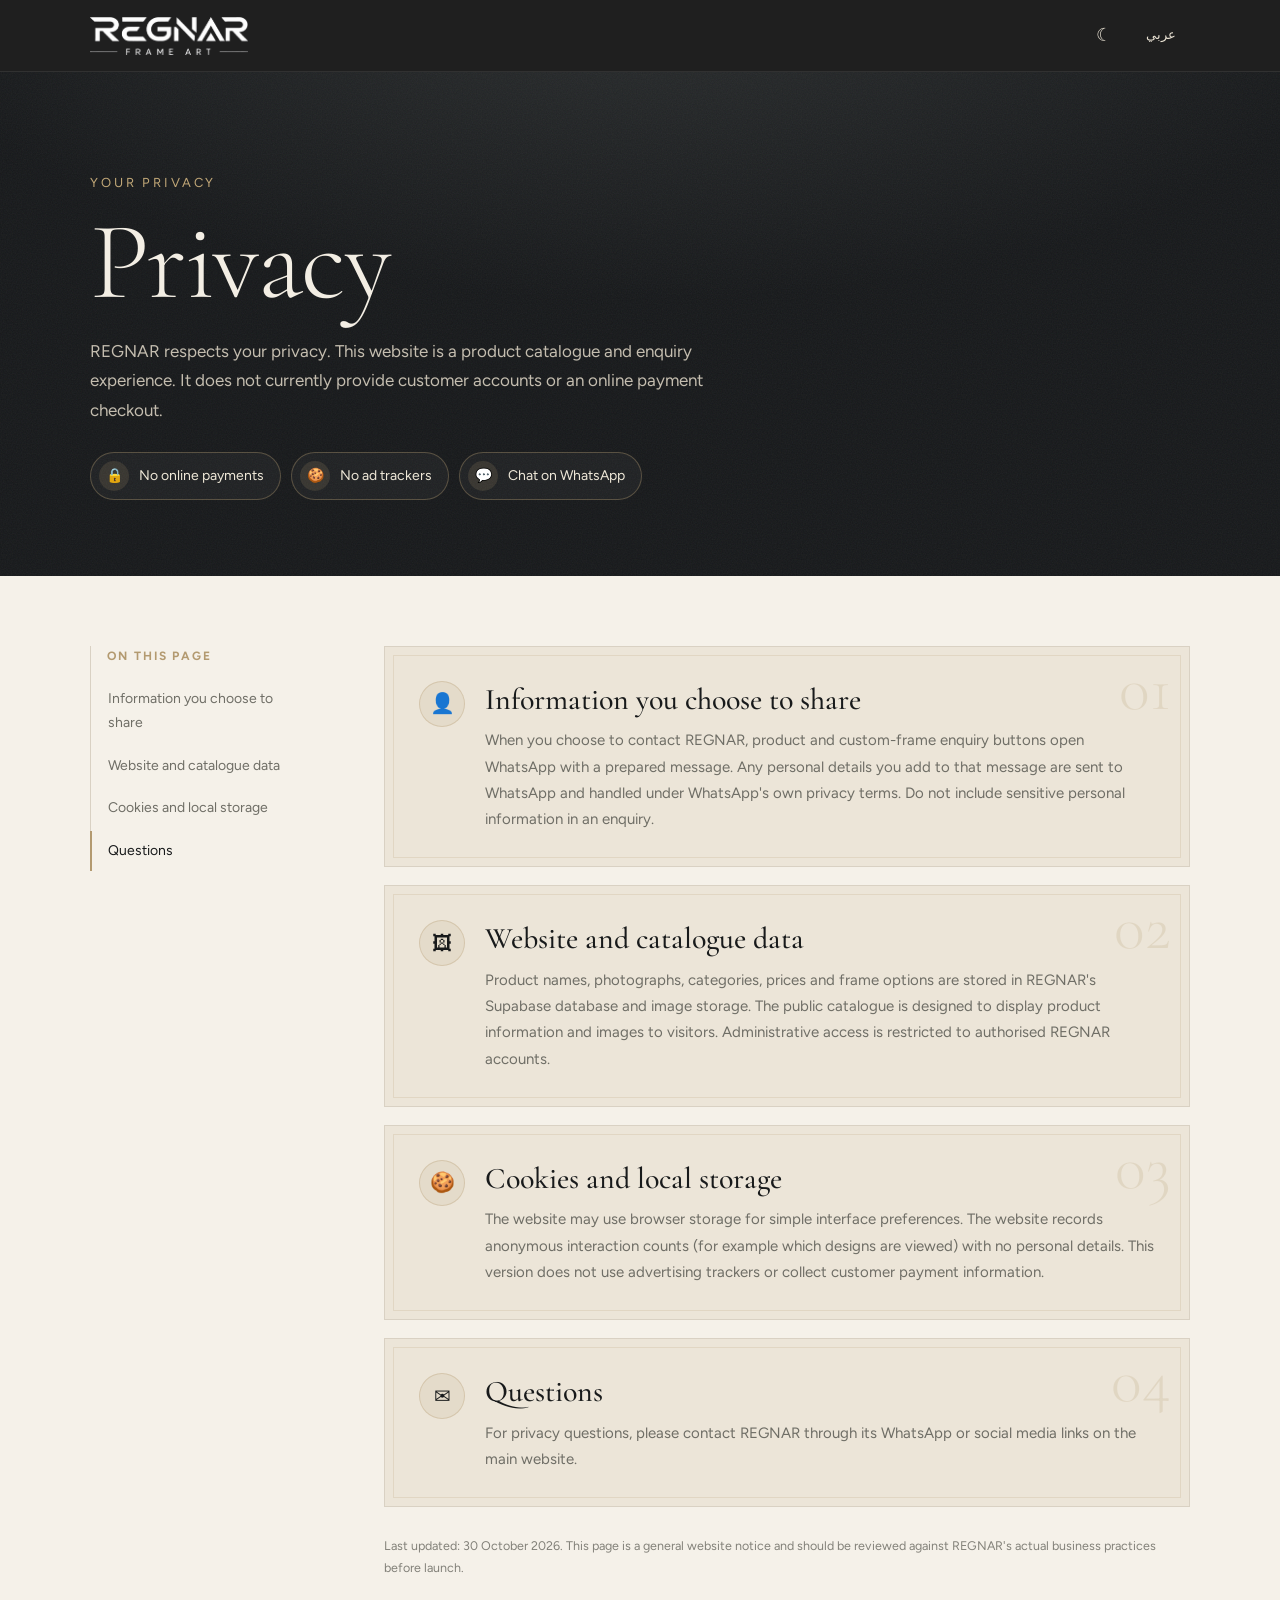
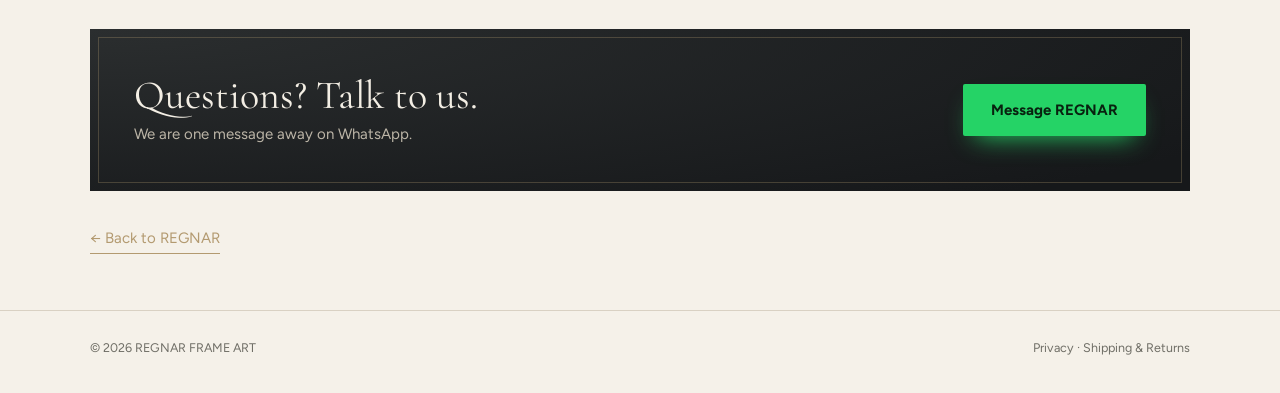
<file: privacy.html>
<!doctype html>
<html lang="en" dir="ltr"><head><meta charset="utf-8"><meta name="viewport" content="width=device-width,initial-scale=1,viewport-fit=cover"><meta name="robots" content="index,follow"><meta name="theme-color" content="#131415"><title>Privacy · REGNAR Frame Art</title>
<link rel="icon" href="/assets/favicon.svg" type="image/svg+xml"><link rel="preconnect" href="https://fonts.googleapis.com"><link rel="preconnect" href="https://fonts.gstatic.com" crossorigin><link href="https://fonts.googleapis.com/css2?family=Cormorant+Garamond:wght@300;400;500;600&family=Figtree:wght@400;500;600;700&family=Noto+Sans+Arabic:wght@400;500;600;700&family=Noto+Naskh+Arabic:wght@400;600&display=swap" rel="stylesheet"><link rel="stylesheet" href="/assets/css/pages.css"></head>
<body><div class="progress" id="progress"></div>
<header class="top"><a class="brand" href="/" aria-label="REGNAR"><img src="/assets/regnar-logo.png" alt="REGNAR Frame Art"></a><div class="tools"><button class="tb" id="theme" aria-label="Theme">☾</button><button class="tb lang" id="lang">عربي</button></div></header>
<main><article id="en" ><section class="hero"><div class="eyebrow">YOUR PRIVACY</div><h1>Privacy</h1><p class="lead">REGNAR respects your privacy. This website is a product catalogue and enquiry experience. It does not currently provide customer accounts or an online payment checkout.</p><div class="chips"><span class="chip"><i>🔒</i>No online payments</span><span class="chip"><i>🍪</i>No ad trackers</span><span class="chip"><i>💬</i>Chat on WhatsApp</span></div></section><div class="layout"><nav class="toc"><b>On this page</b><a href="#en-s1">Information you choose to share</a><a href="#en-s2">Website and catalogue data</a><a href="#en-s3">Cookies and local storage</a><a href="#en-s4">Questions</a></nav><div class="body"><section class="card rv" id="en-s1"><span class="num">01</span><div class="ic">👤</div><div><h2>Information you choose to share</h2><p>When you choose to contact REGNAR, product and custom-frame enquiry buttons open WhatsApp with a prepared message. Any personal details you add to that message are sent to WhatsApp and handled under WhatsApp's own privacy terms. Do not include sensitive personal information in an enquiry.</p></div></section><section class="card rv" id="en-s2"><span class="num">02</span><div class="ic">🖼</div><div><h2>Website and catalogue data</h2><p>Product names, photographs, categories, prices and frame options are stored in REGNAR's Supabase database and image storage. The public catalogue is designed to display product information and images to visitors. Administrative access is restricted to authorised REGNAR accounts.</p></div></section><section class="card rv" id="en-s3"><span class="num">03</span><div class="ic">🍪</div><div><h2>Cookies and local storage</h2><p>The website may use browser storage for simple interface preferences. The website records anonymous interaction counts (for example which designs are viewed) with no personal details. This version does not use advertising trackers or collect customer payment information.</p></div></section><section class="card rv" id="en-s4"><span class="num">04</span><div class="ic">✉</div><div><h2>Questions</h2><p>For privacy questions, please contact REGNAR through its WhatsApp or social media links on the main website.</p></div></section><p class="foot">Last updated: 30 October 2026. This page is a general website notice and should be reviewed against REGNAR's actual business practices before launch.</p></div></div><section class="contact rv"><div><h3>Questions? Talk to us.</h3><p>We are one message away on WhatsApp.</p></div><a class="wa" href="#" data-wa>Message REGNAR</a></section></article><article id="ar" hidden><section class="hero"><div class="eyebrow">خصوصيتك</div><h1>الخصوصية</h1><p class="lead">تحترم ريجنار خصوصيتك. هذا الموقع مخصص لعرض المنتجات واستقبال الاستفسارات، ولا يوفر حالياً حسابات للعملاء أو خدمة دفع إلكتروني.</p><div class="chips"><span class="chip"><i>🔒</i>لا مدفوعات إلكترونية</span><span class="chip"><i>🍪</i>بدون تتبع إعلاني</span><span class="chip"><i>💬</i>تواصل عبر واتساب</span></div></section><div class="layout"><nav class="toc"><b>في هذه الصفحة</b><a href="#ar-s1">المعلومات التي تختار مشاركتها</a><a href="#ar-s2">بيانات الموقع والمنتجات</a><a href="#ar-s3">التخزين المحلي</a><a href="#ar-s4">الاستفسارات</a></nav><div class="body"><section class="card rv" id="ar-s1"><span class="num">01</span><div class="ic">👤</div><div><h2>المعلومات التي تختار مشاركتها</h2><p>عند التواصل مع ريجنار، تفتح أزرار الاستفسار تطبيق واتساب برسالة جاهزة. تُرسل أي بيانات شخصية تضيفها إلى واتساب وتخضع لشروط الخصوصية الخاصة به. يرجى عدم إرسال معلومات شخصية حساسة.</p></div></section><section class="card rv" id="ar-s2"><span class="num">02</span><div class="ic">🖼</div><div><h2>بيانات الموقع والمنتجات</h2><p>تُخزّن أسماء المنتجات والصور والتصنيفات والأسعار وخيارات الإطارات في قاعدة بيانات وخدمة تخزين سحابية خاصة بريجنار. ويستطيع الزوار مشاهدة المنتجات المنشورة. يقتصر الوصول الإداري على الحسابات المصرح لها.</p></div></section><section class="card rv" id="ar-s3"><span class="num">03</span><div class="ic">🍪</div><div><h2>التخزين المحلي</h2><p>قد يستخدم الموقع مساحة تخزين المتصفح لحفظ بعض تفضيلات الواجهة. ويسجل الموقع أعداد تفاعل مجهولة (مثل التصاميم التي تُعرض) دون أي بيانات شخصية. ولا يستخدم هذا الإصدار أدوات تتبع إعلانية أو يجمع بيانات الدفع.</p></div></section><section class="card rv" id="ar-s4"><span class="num">04</span><div class="ic">✉</div><div><h2>الاستفسارات</h2><p>لأي استفسار متعلق بالخصوصية، يرجى التواصل مع ريجنار عبر واتساب أو حسابات التواصل الاجتماعي في الموقع الرئيسي.</p></div></section><p class="foot">آخر تحديث: 30 أكتوبر 2026. هذا إشعار عام للموقع ويجب مراجعته وفق ممارسات النشاط الفعلية قبل الإطلاق.</p></div></div><section class="contact rv"><div><h3>لديك سؤال؟ تحدث معنا.</h3><p>نحن على بعد رسالة واحدة عبر واتساب.</p></div><a class="wa" href="#" data-wa>راسل ريجنار</a></section></article><a class="back" href="/" id="back">← Back to REGNAR</a></main>
<footer class="pfoot"><span>© <span id="yr"></span> REGNAR FRAME ART</span><span><a href="/privacy">Privacy</a> · <a href="/shipping">Shipping &amp; Returns</a></span></footer>
<script src="/config.js"></script><script src="/assets/js/pages.js"></script></body></html>
</file>
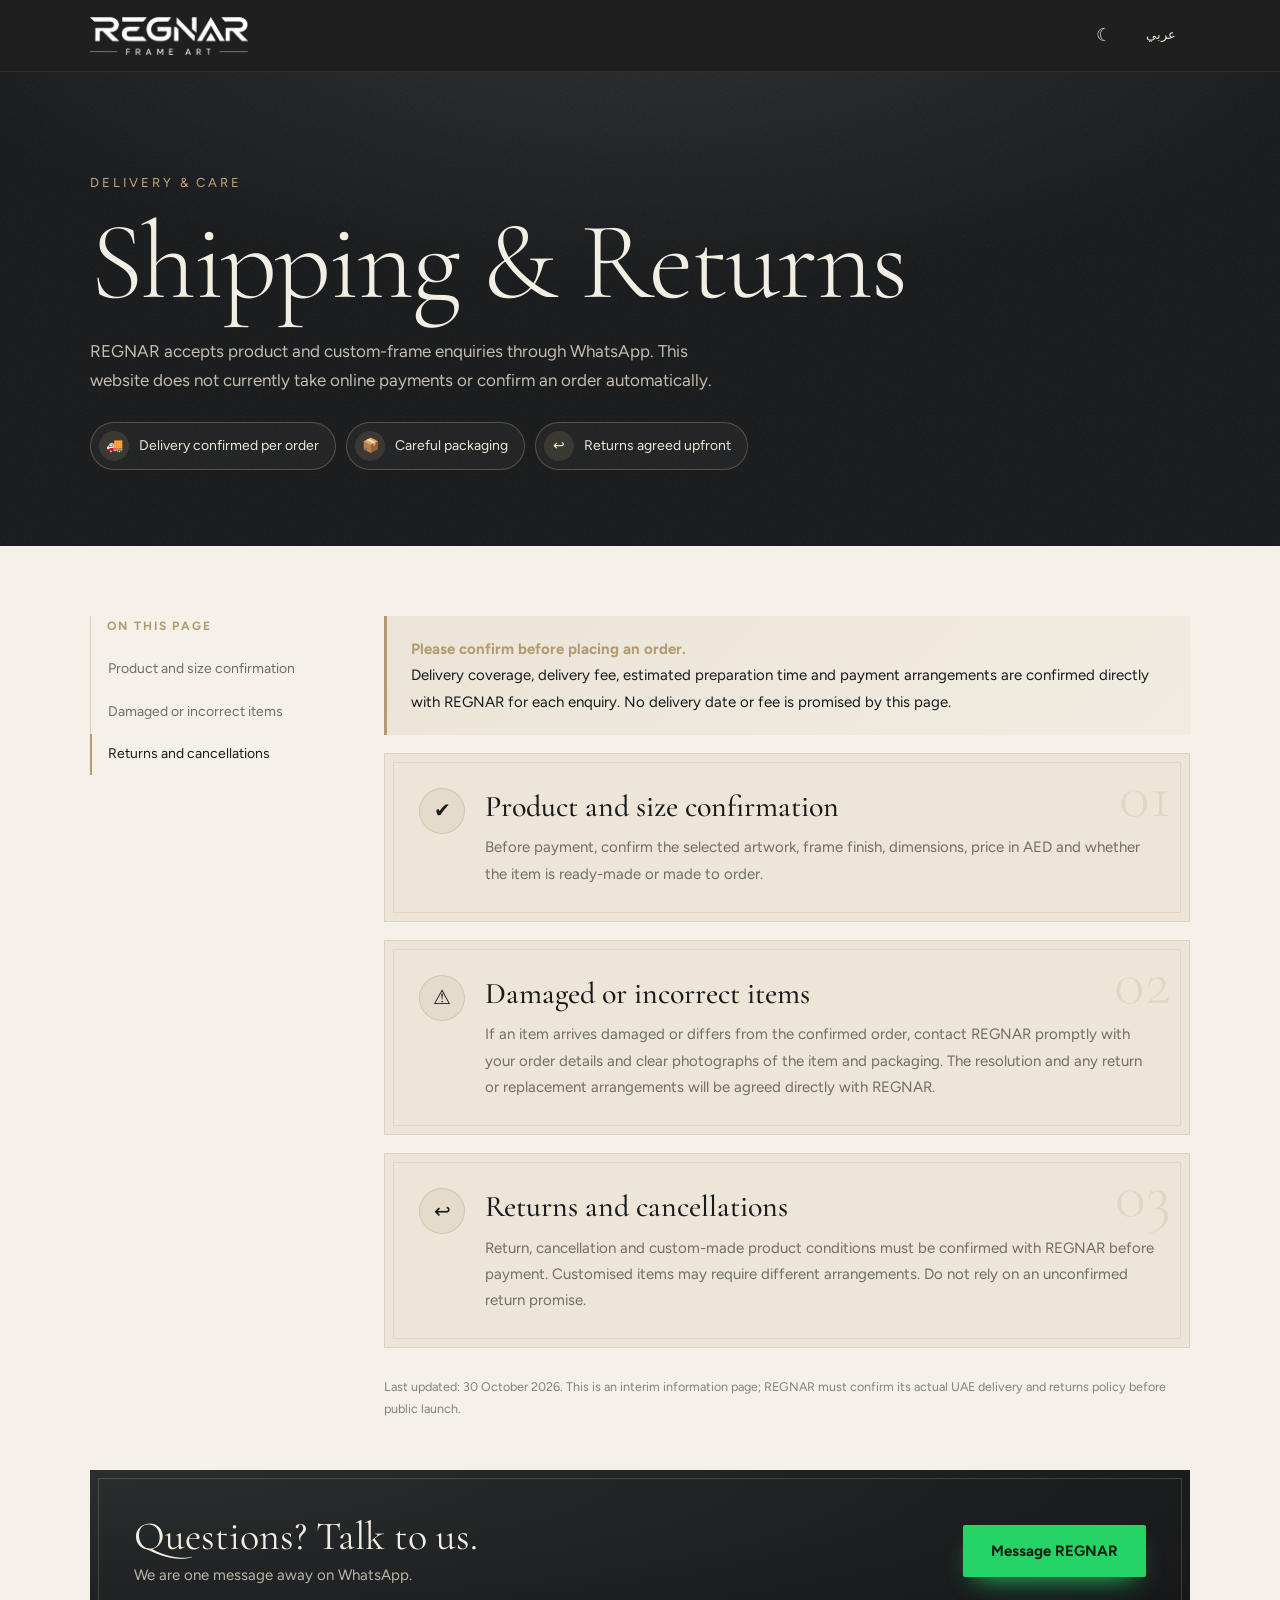
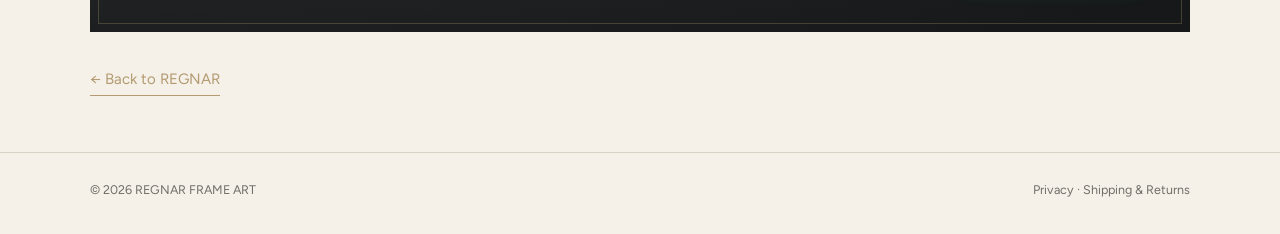
<file: shipping.html>
<!doctype html>
<html lang="en" dir="ltr"><head><meta charset="utf-8"><meta name="viewport" content="width=device-width,initial-scale=1,viewport-fit=cover"><meta name="robots" content="index,follow"><meta name="theme-color" content="#131415"><title>Shipping & Returns · REGNAR Frame Art</title>
<link rel="icon" href="/assets/favicon.svg" type="image/svg+xml"><link rel="preconnect" href="https://fonts.googleapis.com"><link rel="preconnect" href="https://fonts.gstatic.com" crossorigin><link href="https://fonts.googleapis.com/css2?family=Cormorant+Garamond:wght@300;400;500;600&family=Figtree:wght@400;500;600;700&family=Noto+Sans+Arabic:wght@400;500;600;700&family=Noto+Naskh+Arabic:wght@400;600&display=swap" rel="stylesheet"><link rel="stylesheet" href="/assets/css/pages.css"></head>
<body><div class="progress" id="progress"></div>
<header class="top"><a class="brand" href="/" aria-label="REGNAR"><img src="/assets/regnar-logo.png" alt="REGNAR Frame Art"></a><div class="tools"><button class="tb" id="theme" aria-label="Theme">☾</button><button class="tb lang" id="lang">عربي</button></div></header>
<main><article id="en" ><section class="hero"><div class="eyebrow">DELIVERY & CARE</div><h1>Shipping & Returns</h1><p class="lead">REGNAR accepts product and custom-frame enquiries through WhatsApp. This website does not currently take online payments or confirm an order automatically.</p><div class="chips"><span class="chip"><i>🚚</i>Delivery confirmed per order</span><span class="chip"><i>📦</i>Careful packaging</span><span class="chip"><i>↩</i>Returns agreed upfront</span></div></section><div class="layout"><nav class="toc"><b>On this page</b><a href="#en-s1">Product and size confirmation</a><a href="#en-s2">Damaged or incorrect items</a><a href="#en-s3">Returns and cancellations</a></nav><div class="body"><div class="note rv"><p><b>Please confirm before placing an order.</b><br>Delivery coverage, delivery fee, estimated preparation time and payment arrangements are confirmed directly with REGNAR for each enquiry. No delivery date or fee is promised by this page.</p></div><section class="card rv" id="en-s1"><span class="num">01</span><div class="ic">✔</div><div><h2>Product and size confirmation</h2><p>Before payment, confirm the selected artwork, frame finish, dimensions, price in AED and whether the item is ready-made or made to order.</p></div></section><section class="card rv" id="en-s2"><span class="num">02</span><div class="ic">⚠</div><div><h2>Damaged or incorrect items</h2><p>If an item arrives damaged or differs from the confirmed order, contact REGNAR promptly with your order details and clear photographs of the item and packaging. The resolution and any return or replacement arrangements will be agreed directly with REGNAR.</p></div></section><section class="card rv" id="en-s3"><span class="num">03</span><div class="ic">↩</div><div><h2>Returns and cancellations</h2><p>Return, cancellation and custom-made product conditions must be confirmed with REGNAR before payment. Customised items may require different arrangements. Do not rely on an unconfirmed return promise.</p></div></section><p class="foot">Last updated: 30 October 2026. This is an interim information page; REGNAR must confirm its actual UAE delivery and returns policy before public launch.</p></div></div><section class="contact rv"><div><h3>Questions? Talk to us.</h3><p>We are one message away on WhatsApp.</p></div><a class="wa" href="#" data-wa>Message REGNAR</a></section></article><article id="ar" hidden><section class="hero"><div class="eyebrow">التوصيل والعناية</div><h1>الشحن والاسترجاع</h1><p class="lead">تستقبل ريجنار استفسارات المنتجات والإطارات المخصصة عبر واتساب. لا يستقبل هذا الموقع المدفوعات ولا يؤكد الطلبات تلقائياً في الوقت الحالي.</p><div class="chips"><span class="chip"><i>🚚</i>التوصيل يُؤكد لكل طلب</span><span class="chip"><i>📦</i>تغليف دقيق</span><span class="chip"><i>↩</i>الاسترجاع يُتفق عليه مسبقاً</span></div></section><div class="layout"><nav class="toc"><b>في هذه الصفحة</b><a href="#ar-s1">تأكيد المنتج والمقاس</a><a href="#ar-s2">المنتجات التالفة أو غير المطابقة</a><a href="#ar-s3">الاسترجاع والإلغاء</a></nav><div class="body"><div class="note rv"><p><b>يرجى التأكيد قبل إتمام الطلب.</b><br>يتم تأكيد مناطق التوصيل ورسومه والمدة التقديرية للتجهيز وطريقة الدفع مباشرة مع ريجنار لكل استفسار. لا تتعهد هذه الصفحة بموعد أو رسوم توصيل محددة.</p></div><section class="card rv" id="ar-s1"><span class="num">01</span><div class="ic">✔</div><div><h2>تأكيد المنتج والمقاس</h2><p>قبل الدفع، يرجى تأكيد التصميم المختار ولون الإطار والأبعاد والسعر بالدرهم الإماراتي وما إذا كان المنتج جاهزاً أو يُصنع عند الطلب.</p></div></section><section class="card rv" id="ar-s2"><span class="num">02</span><div class="ic">⚠</div><div><h2>المنتجات التالفة أو غير المطابقة</h2><p>إذا وصل المنتج تالفاً أو مختلفاً عن الطلب المؤكد، يرجى التواصل مع ريجنار سريعاً وإرفاق تفاصيل الطلب وصور واضحة للمنتج والتغليف. يتم الاتفاق مباشرة مع ريجنار على الحل المناسب وأي ترتيبات للاسترجاع أو الاستبدال.</p></div></section><section class="card rv" id="ar-s3"><span class="num">03</span><div class="ic">↩</div><div><h2>الاسترجاع والإلغاء</h2><p>يجب تأكيد شروط الاسترجاع والإلغاء والمنتجات المخصصة مع ريجنار قبل الدفع. قد تختلف الشروط للمنتجات المصممة حسب الطلب.</p></div></section><p class="foot">آخر تحديث: 30 أكتوبر 2026. هذه صفحة معلومات مؤقتة، ويجب على ريجنار اعتماد سياسة التوصيل والاسترجاع الفعلية في الإمارات قبل الإطلاق العام.</p></div></div><section class="contact rv"><div><h3>لديك سؤال؟ تحدث معنا.</h3><p>نحن على بعد رسالة واحدة عبر واتساب.</p></div><a class="wa" href="#" data-wa>راسل ريجنار</a></section></article><a class="back" href="/" id="back">← Back to REGNAR</a></main>
<footer class="pfoot"><span>© <span id="yr"></span> REGNAR FRAME ART</span><span><a href="/privacy">Privacy</a> · <a href="/shipping">Shipping &amp; Returns</a></span></footer>
<script src="/config.js"></script><script src="/assets/js/pages.js"></script></body></html>
</file>
<file: assets/css/pages.css>
:root{--ink:#181a1b;--muted:#6f6e66;--paper:#f5f1e9;--ivory:#ece5d8;--gold:#b39a70;--champ:#c2a878;--line:#d9d1c3;--serif:'Cormorant Garamond','Times New Roman',serif;--sans:'Figtree','Segoe UI',Arial,sans-serif;--ease:cubic-bezier(.22,.8,.24,1)}
body.dark{--ink:#efe9dd;--muted:#a39d8f;--paper:#131415;--ivory:#1b1d1e;--line:#33363a}
*{box-sizing:border-box}html{scroll-behavior:smooth;scroll-padding-top:90px;-webkit-text-size-adjust:100%}
body{margin:0;background:var(--paper);color:var(--ink);font:15px/1.75 var(--sans);-webkit-font-smoothing:antialiased;overflow-x:hidden}
html[dir=rtl] body{font-family:'Noto Sans Arabic',var(--sans)}
a{color:inherit;text-decoration:none}button{font:inherit;cursor:pointer;color:inherit}
.progress{position:fixed;top:0;left:0;height:3px;width:0;background:linear-gradient(90deg,var(--gold),#e8d4a2);z-index:50}
html[dir=rtl] .progress{left:auto;right:0}
.top{position:sticky;top:0;z-index:40;height:72px;display:flex;align-items:center;justify-content:space-between;padding:0 max(18px,calc((100vw - 1100px)/2));background:#131415f2;backdrop-filter:blur(14px);border-bottom:1px solid #ffffff14}
.brand img{height:38px;width:auto;display:block;filter:invert(1) brightness(1.15)}
.tools{display:flex;gap:6px;align-items:center}
.tb{min-width:44px;height:44px;border:0;background:none;color:#e9e2d3;font-size:18px;border-radius:50%;transition:.2s}.tb:hover{background:#ffffff14}.lang{font-size:13px;border-radius:99px;padding:0 14px}
main{overflow:hidden}
/* hero */
.hero{position:relative;background:radial-gradient(90% 100% at 50% -20%,#2b2e2f,#16181a 65%);color:#f3eee4;padding:clamp(48px,8vw,100px) max(20px,calc((100vw - 1100px)/2)) clamp(44px,6vw,76px);overflow:hidden}
.hero:before{content:"";position:absolute;inset:-30% -10% auto 40%;height:140%;background:conic-gradient(from 200deg at 0 0,#c2a87833,transparent 22%);filter:blur(30px);pointer-events:none;animation:beam 9s ease-in-out infinite alternate}
@keyframes beam{to{transform:translateX(-8%) rotate(4deg);opacity:.6}}
.hero:after{content:"";position:absolute;inset:0;opacity:.07;background-image:url("data:image/svg+xml;utf8,<svg xmlns='http://www.w3.org/2000/svg' width='160' height='160'><filter id='n'><feTurbulence type='fractalNoise' baseFrequency='.8' numOctaves='2'/></filter><rect width='160' height='160' filter='url(%23n)'/></svg>");pointer-events:none}
.hero>*{position:relative;z-index:1}
.eyebrow{font-size:13px;letter-spacing:.22em;color:var(--champ);margin-bottom:14px}html[dir=rtl] .eyebrow{letter-spacing:0}
.hero h1{font:300 clamp(48px,9vw,110px)/.98 var(--serif);letter-spacing:-.02em;margin:0 0 20px;animation:rise .9s var(--ease) both}
html[dir=rtl] .hero h1{font-family:'Noto Naskh Arabic',serif;font-weight:600;line-height:1.25}
.lead{max-width:60ch;color:#c4bdaf;font-size:17px;margin:0 0 26px;animation:rise .9s .12s var(--ease) both}
@keyframes rise{from{opacity:0;transform:translateY(26px)}}
.chips{display:flex;flex-wrap:wrap;gap:10px;animation:rise .9s .24s var(--ease) both}
.chip{display:inline-flex;align-items:center;gap:10px;padding:8px 16px 8px 8px;border:1px solid #c2a87855;border-radius:99px;font-size:14px;color:#efe8d8;background:#ffffff0a}
html[dir=rtl] .chip{padding:8px 8px 8px 16px}
.chip i{font-style:normal;width:30px;height:30px;border-radius:50%;display:grid;place-items:center;background:#c2a87826}
/* layout */
.layout{display:grid;grid-template-columns:230px minmax(0,1fr);gap:clamp(24px,5vw,64px);padding:clamp(34px,6vw,70px) max(20px,calc((100vw - 1100px)/2)) 20px}
.toc{position:sticky;top:96px;align-self:start;display:grid;gap:2px;border-inline-start:1px solid var(--line)}
.toc b{font-size:12px;letter-spacing:.16em;color:var(--gold);padding:0 16px 10px;text-transform:uppercase}html[dir=rtl] .toc b{letter-spacing:0}
.toc a{padding:8px 16px;color:var(--muted);font-size:14px;border-inline-start:2px solid transparent;margin-inline-start:-1px;transition:.25s}
.toc a:hover,.toc a.on{color:var(--ink);border-color:var(--gold)}
.body{display:grid;gap:18px;min-width:0}
.card{position:relative;display:grid;grid-template-columns:auto 1fr;gap:6px 20px;padding:clamp(22px,3.4vw,34px);background:var(--ivory);border:1px solid var(--line);overflow:hidden;transition:transform .4s var(--ease),border-color .3s,box-shadow .4s}
.card:hover{transform:translateY(-3px);border-color:var(--gold);box-shadow:0 22px 40px -28px #000a}
.card:before{content:"";position:absolute;inset:8px;border:1px solid #b39a7033;pointer-events:none}
.num{position:absolute;top:10px;inset-inline-end:18px;font:300 64px/1 var(--serif);color:#b39a7033}
.ic{width:46px;height:46px;border-radius:50%;display:grid;place-items:center;font-size:20px;background:#b39a7022;border:1px solid #b39a7055}
.card h2{font:500 clamp(24px,3vw,30px)/1.15 var(--serif);margin:2px 0 10px}html[dir=rtl] .card h2{font-family:'Noto Naskh Arabic',serif;font-weight:600}
.card p{margin:0 0 10px;color:var(--muted)}.card p:last-child{margin:0}
.note{padding:20px 24px;background:linear-gradient(135deg,#b39a7026,#b39a7010);border-inline-start:3px solid var(--gold)}
.note b{color:var(--gold)}.note p{margin:0}
.foot{font-size:12.5px;color:var(--muted);margin:10px 0 0;opacity:.85}
/* contact */
.contact{margin:30px max(20px,calc((100vw - 1100px)/2)) 0;padding:clamp(26px,4vw,44px);background:radial-gradient(120% 140% at 0 0,#2b2e2f,#16181a);color:#f3eee4;display:flex;flex-wrap:wrap;gap:20px;align-items:center;justify-content:space-between;position:relative;overflow:hidden}
.contact:before{content:"";position:absolute;inset:8px;border:1px solid #c2a87844;pointer-events:none}
.contact h3{font:400 clamp(28px,4vw,40px)/1.1 var(--serif);margin:0 0 4px}html[dir=rtl] .contact h3{font-family:'Noto Naskh Arabic',serif;font-weight:600}.contact p{margin:0;color:#bcb5a7}
.wa{display:inline-flex;align-items:center;justify-content:center;min-height:52px;padding:0 28px;background:#25d366;color:#08210f;font-weight:700;border-radius:2px;transition:transform .25s var(--ease),box-shadow .25s;box-shadow:0 12px 26px -12px #25d366}.wa:hover{transform:translateY(-3px)}.wa:active{transform:scale(.97)}
.back{display:inline-block;margin:34px max(20px,calc((100vw - 1100px)/2)) 0;color:var(--gold);border-bottom:1px solid;padding-bottom:2px}
.pfoot{margin-top:56px;padding:26px max(20px,calc((100vw - 1100px)/2)) 34px;border-top:1px solid var(--line);display:flex;flex-wrap:wrap;gap:8px 20px;justify-content:space-between;font-size:12.5px;color:var(--muted)}.pfoot a:hover{color:var(--gold)}
/* reveal */
.rv{opacity:0;transform:translateY(22px);transition:opacity .7s var(--ease),transform .7s var(--ease)}.rv.in{opacity:1;transform:none}
@media(max-width:820px){.layout{grid-template-columns:1fr;padding-top:26px}.toc{position:static;display:flex;gap:8px;overflow-x:auto;border:0;padding-bottom:4px;scrollbar-width:none}.toc::-webkit-scrollbar{display:none}.toc b{display:none}.toc a{flex:0 0 auto;border:1px solid var(--line);border-radius:99px;margin:0;padding:8px 16px;white-space:nowrap}.toc a.on{background:var(--gold);color:#fff;border-color:var(--gold)}
 .card{grid-template-columns:1fr}.num{font-size:48px}.ic{width:40px;height:40px}.wa{width:100%}.top{height:64px}.hero{padding-bottom:40px}}
@media(prefers-reduced-motion:reduce){.rv{opacity:1;transform:none;transition:none}.hero:before,.hero h1,.lead,.chips{animation:none}html{scroll-behavior:auto}}
</file>
